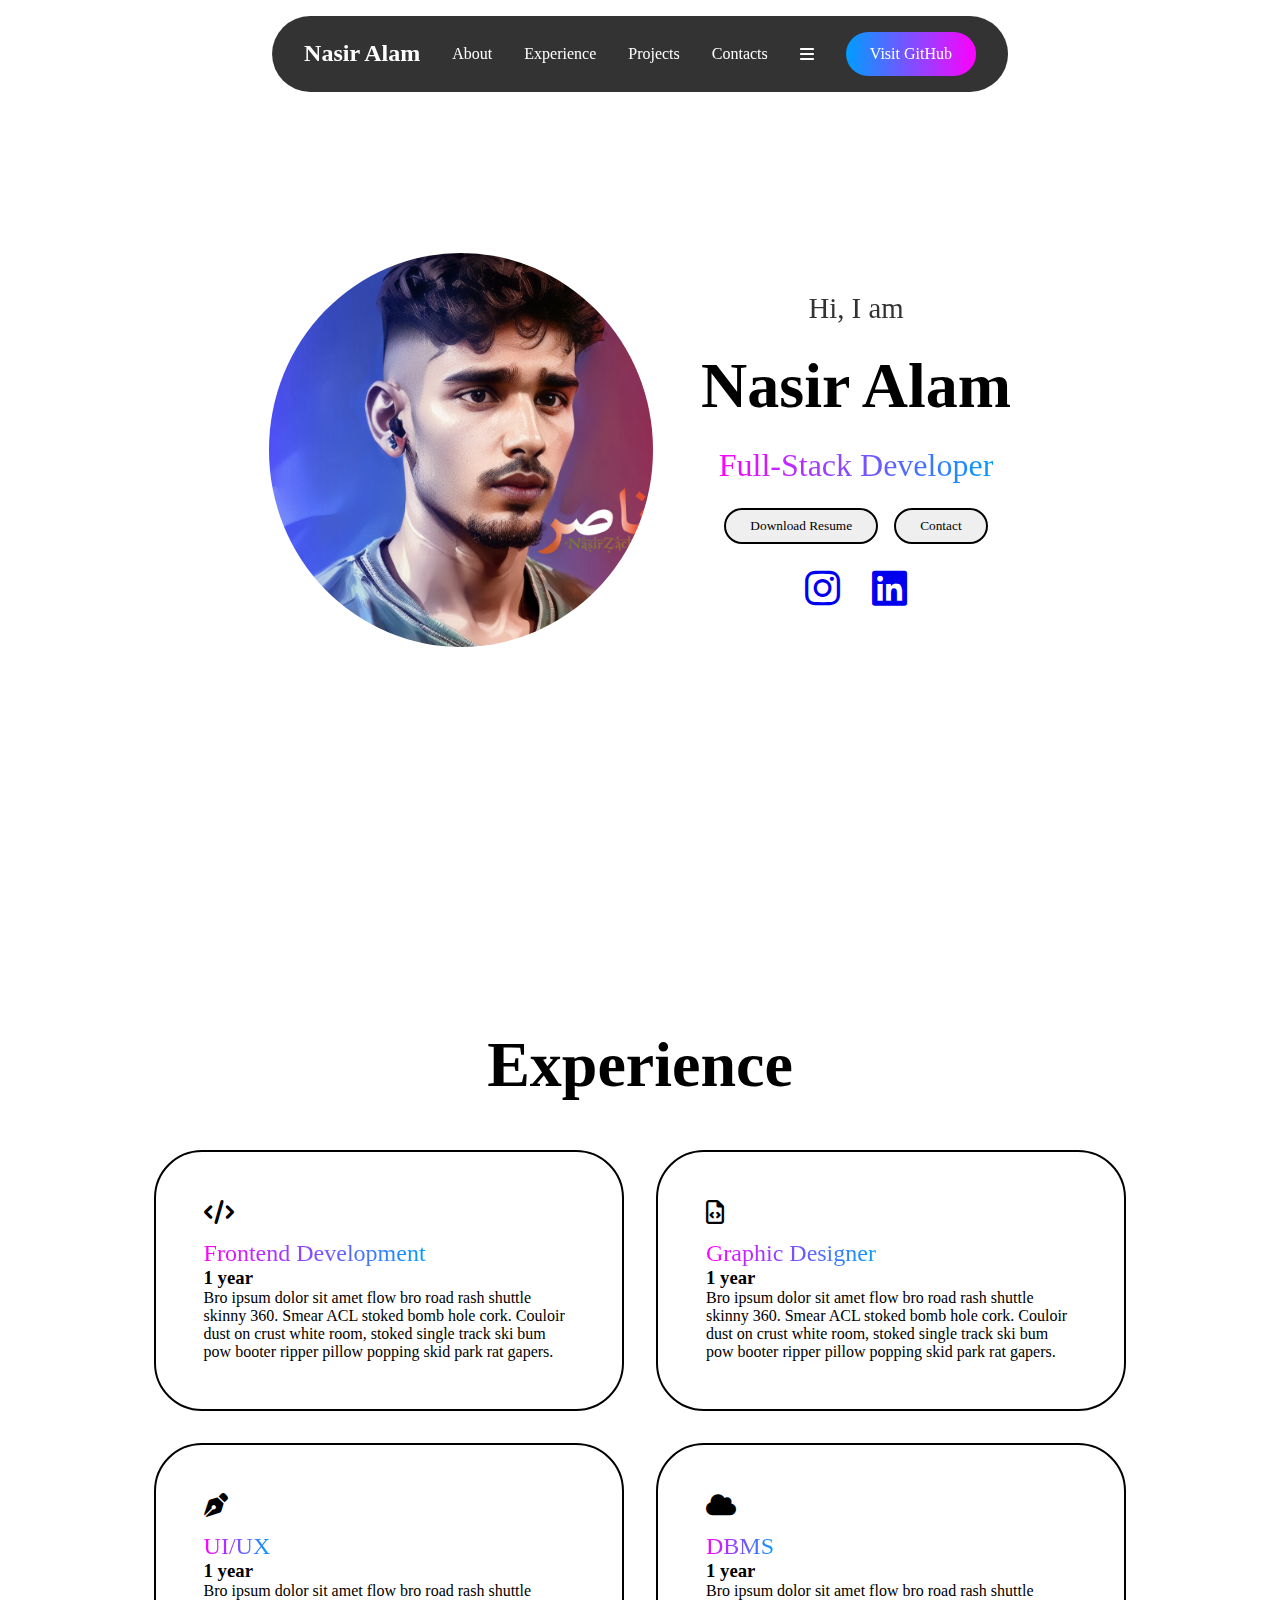
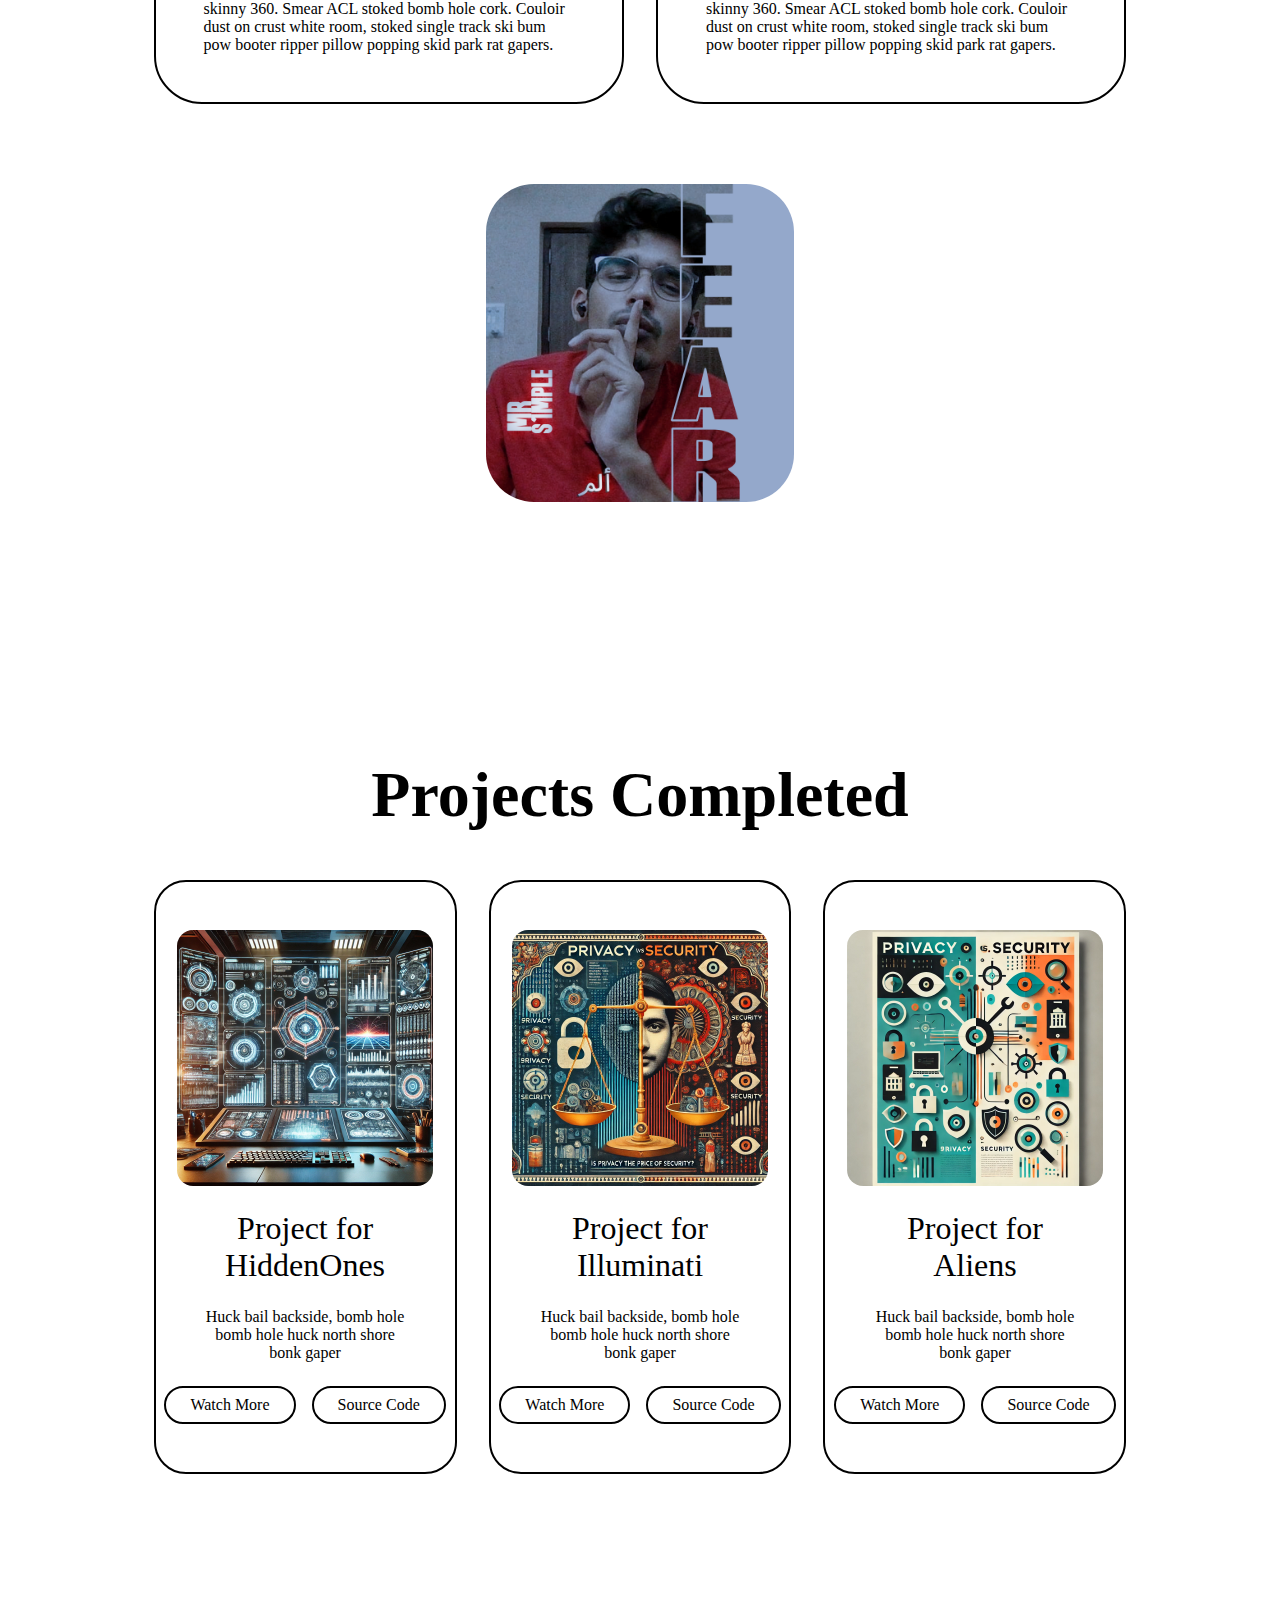
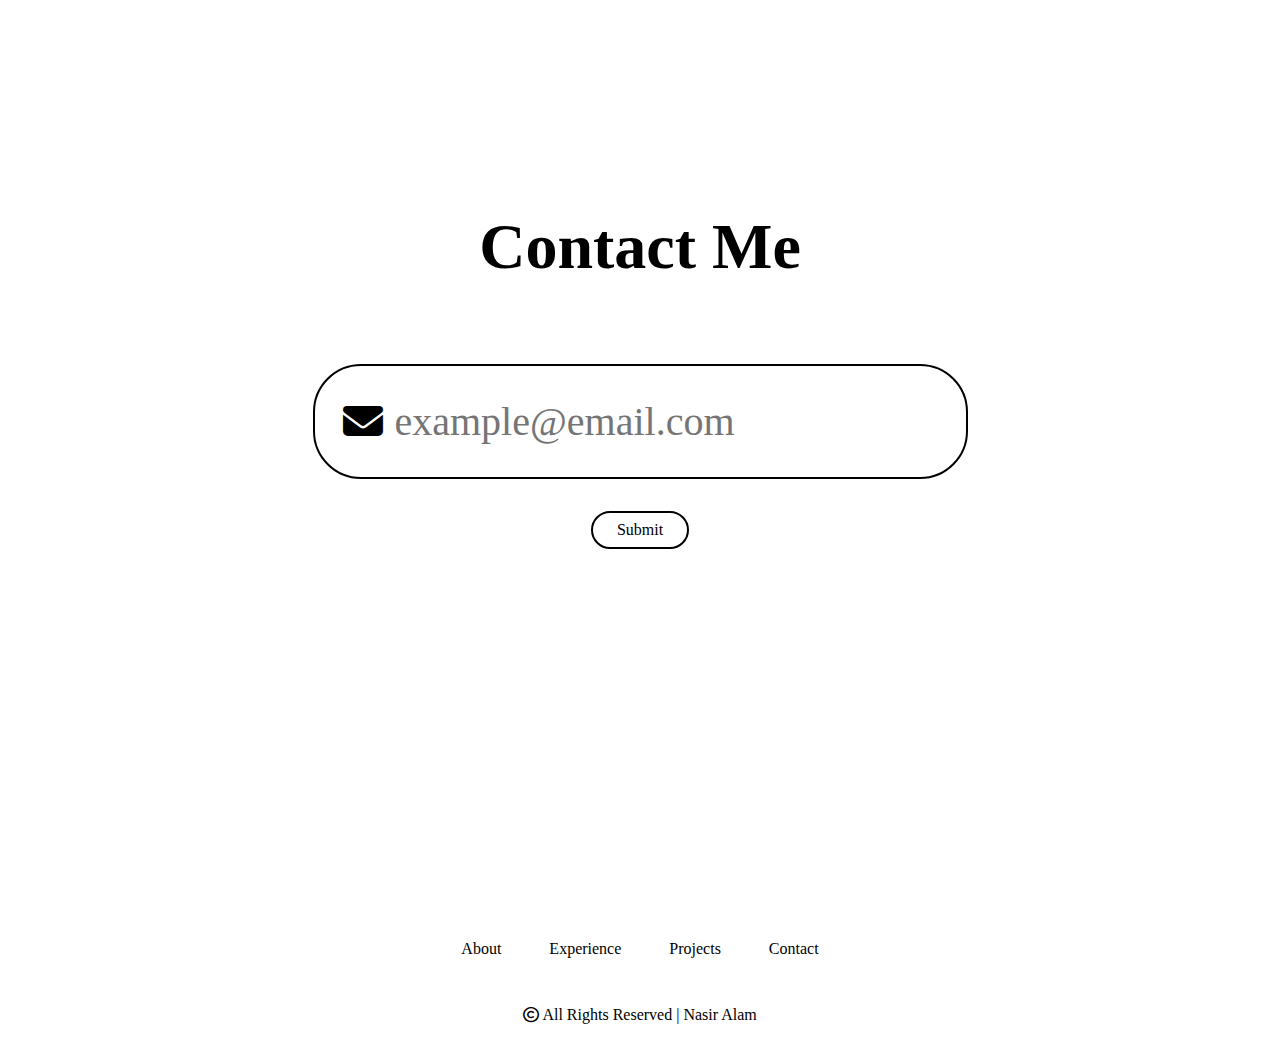
<file: index.html>
<!DOCTYPE html>
<html lang="en">
<head>
    <meta charset="UTF-8">
    <meta name="viewport" content="width=device-width, initial-scale=1.0">
    <title>Portfolio Website</title>
    <link rel="stylesheet" href="./style.css">
    <link rel="stylesheet" href="https://cdnjs.cloudflare.com/ajax/libs/font-awesome/6.7.2/css/all.min.css">
</head>
<body>
    <header class="header">
        <a href="#" class="logo"><span>Nasir Alam</span></a>
        <ul class="nav-links">
            <li><a href="about.html">About</a></li>
            <li><a href="#experience">Experience</a></li>
            <li><a href="#project">Projects</a></li>
            <li><a href="#contact">Contacts</a></li>
        </ul>
        <i class="fa-solid fa-bars" id="menu-icons"></i>
        <button class="visit-btn" aria-label="Visit GitHub">Visit GitHub</button>
    </header>

    <section id="about" class="about">
        <div class="about-container">
            <img src="./assest/main.jpg" alt="Profile Picture" />
            <div class="info-box">
                <h3>Hi, I am</h3>
                <h1>Nasir Alam</h1>
                <span>Full-Stack Developer</span>
                <div class="btn-group">
                    <button class="btn">Download Resume</button>
                    <button class="btn">Contact</button>
                </div>
                <div class="socials">
                    <a href="https://www.instagram.com/na_sir_zacker?igsh=M3JicHlyb2E5cmZ3 " target="_blank" aria-label="Instagram">
                        <i class="fa-brands fa-instagram"></i>
                    </a>
                    <a href="https://www.linkedin.com/in/md-nasir-alam-a95a88327?utm_
                    source=share&utm_campaign=share_via&utm_content=profile&utm_medium=android_app " target="_blank" aria-label="LinkedIn">
                        <i class="fa-brands fa-linkedin"></i>
                    </a>
                </div>
            </div>
        </div>
    </section>

    <section id="experience" class="experience">
        <h2 class="section-title">Experience</h2>

        <div class="experience-info">

            <div class="grid">
                <div class="grid-card">
                    <i class="fa-solid fa-code"></i>
                    <span>Frontend Development</span>
                    <h3>1 year</h3>
                    <p>Bro ipsum dolor sit amet flow bro road rash shuttle skinny 360. Smear ACL stoked bomb hole cork. Couloir dust on crust white room, 
                    stoked single track ski bum pow booter ripper pillow popping skid park rat gapers.</p>
                </div>

                <div class="grid-card">
                    <i class="fa-regular fa-file-code"></i>
                    <span>Graphic Designer</span>
                    <h3>1 year</h3>
                    <p>Bro ipsum dolor sit amet flow bro road rash shuttle skinny 360. Smear ACL stoked bomb hole cork. Couloir dust on crust white room, 
                    stoked single track ski bum pow booter ripper pillow popping skid park rat gapers.</p>
                </div>

                <div class="grid-card">
                    <i class="fa-solid fa-pen-nib"></i>
                    <span>UI/UX</span>
                    <h3>1 year</h3>
                    <p>Bro ipsum dolor sit amet flow bro road rash shuttle skinny 360. Smear ACL stoked bomb hole cork. Couloir dust on crust white room, 
                    stoked single track ski bum pow booter ripper pillow popping skid park rat gapers.</p>
                </div>

                <div class="grid-card">
                    <i class="fa-solid fa-cloud"></i>
                    <span>DBMS</span>
                    <h3>1 year</h3>
                    <p>Bro ipsum dolor sit amet flow bro road rash shuttle skinny 360. Smear ACL stoked bomb hole cork. Couloir dust on crust white room, 
                    stoked single track ski bum pow booter ripper pillow popping skid park rat gapers.</p>
                </div>
            </div>
            <img src="./assest/main2.jpg" />

        </div>
    </section>

    <section id="project" class="project">
        <h2 class="section-title">Projects Completed</h2>

        <div class="projects-grid">

            <div class="project-card">
                <img src="./assest/r1.webp" alt="" />
                <h3>Project for HiddenOnes</h3>
                <p>Huck bail backside, bomb hole bomb hole huck north shore bonk gaper</p>
                <div class="btn-group">
                    <div class="btn">Watch More</div>
                    <div class="btn">Source Code</div>
                </div>
            </div>

            <div class="project-card">
                <img src="./assest/r2.webp" alt="" />
                <h3>Project for Illuminati</h3>
                <p>Huck bail backside, bomb hole bomb hole huck north shore bonk gaper</p>
                <div class="btn-group">
                    <div class="btn">Watch More</div>
                    <div class="btn">Source Code</div>
                </div>
            </div>

            <div class="project-card">
                <img src="./assest/r3.webp" alt="" />
                <h3>Project for Aliens</h3>
                <p>Huck bail backside, bomb hole bomb hole huck north shore bonk gaper</p>
                <div class="btn-group">
                    <div class="btn">Watch More</div>
                    <div class="btn">Source Code</div>
                </div>
            </div>
        </div>
    </section>

    <section id="contact" class="contact">
        <div class="input-box">

            <h2 class="section-title">Contact Me</h2>
            <div class="input">
                <input type="text" placeholder="example@email.com">
                <i class="fa-solid fa-envelope"></i>
            </div>
            <div class="btn">Submit</div>
        </div>
    </section>
    <footer>
        <ul>
            <li>
                <a href="#about">About</a>
            </li>
            <li>
                <a href="#experience">Experience</a>
            </li>
            <li>
                <a href="#project">Projects</a>
            </li>
            <li>
                <a href="#contact">Contact</a>
            </li>
        </ul>
        <p class="copyright"><i class="fa-regular fa-copyright"></i> All Rights Reserved | Nasir Alam</p>
        
    </footer>


    

    <script src="./script.js"></script>
</body>
</html>
</file>
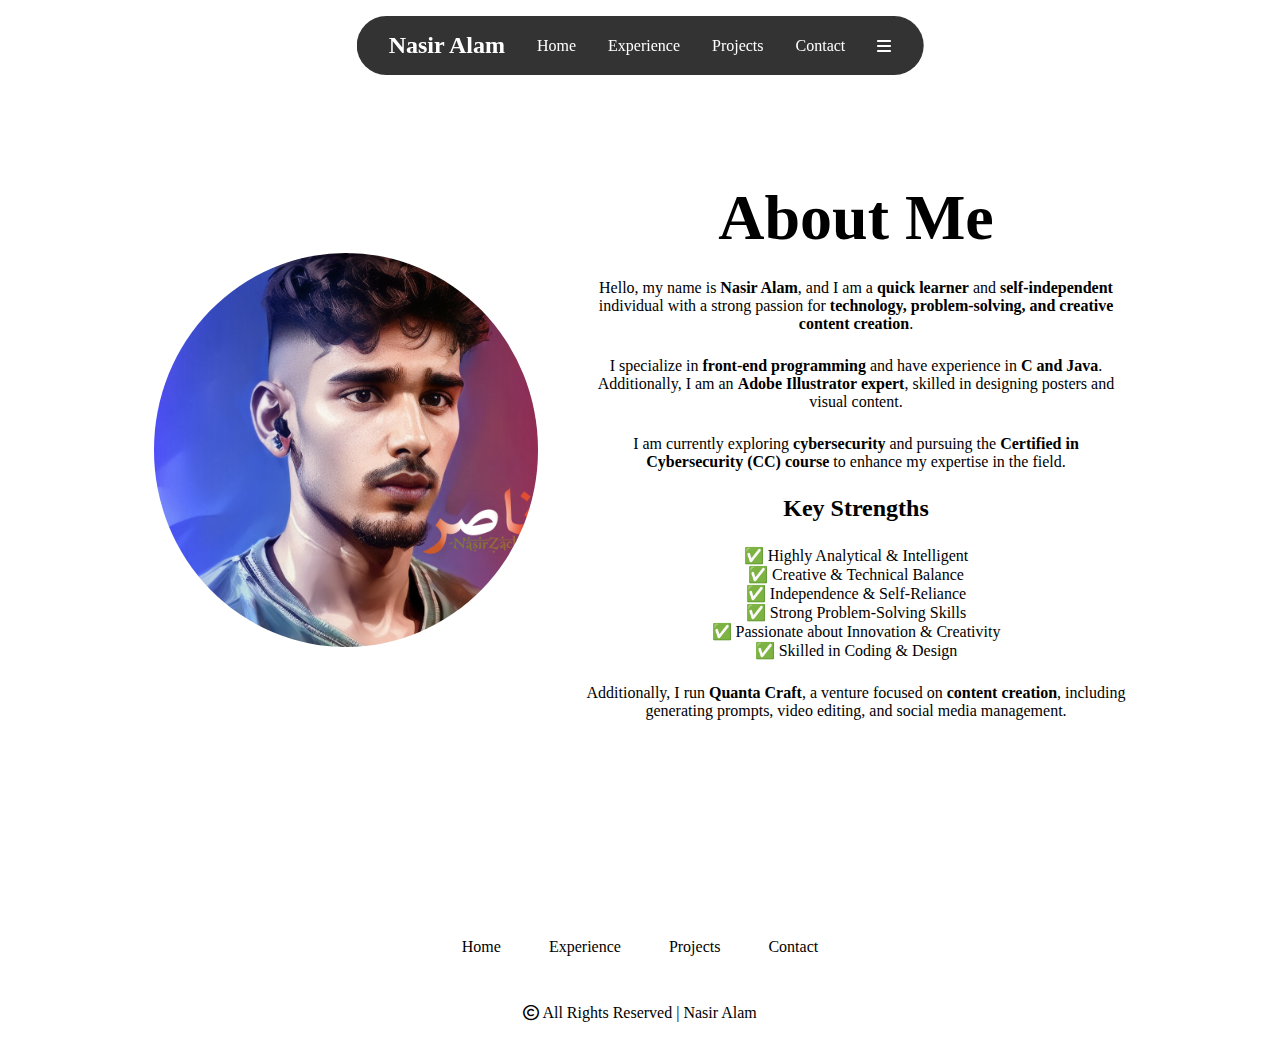
<file: about.html>
<!DOCTYPE html>
<html lang="en">
<head>
    <meta charset="UTF-8">
    <meta name="viewport" content="width=device-width, initial-scale=1.0">
    <title>About Me - Nasir Alam</title>
    <link rel="stylesheet" href="./style.css">
    <link rel="stylesheet" href="https://cdnjs.cloudflare.com/ajax/libs/font-awesome/6.7.2/css/all.min.css">
</head>
<body>
    <header class="header">
        <a href="#" class="logo"><span>Nasir Alam</span></a>
        <ul class="nav-links">
            <li><a href="index.html">Home</a></li>
            <li><a href="experience.html">Experience</a></li>
            <li><a href="projects.html">Projects</a></li>
            <li><a href="contact.html">Contact</a></li>
        </ul>
        <i class="fa-solid fa-bars" id="menu-icons"></i>
    </header>

    <section id="about" class="about">
        <div class="about-container">
            <img src="./assest/main.jpg" alt="Profile Picture" />
            <div class="info-box">
                <h1>About Me</h1>
                <p>
                    Hello, my name is <strong>Nasir Alam</strong>, and I am a <strong>quick learner</strong> and <strong>self-independent</strong> individual with a strong passion for <strong>technology, problem-solving, and creative content creation</strong>.
                </p>
                <p>
                    I specialize in <strong>front-end programming</strong> and have experience in <strong>C and Java</strong>. Additionally, I am an <strong>Adobe Illustrator expert</strong>, skilled in designing posters and visual content.
                </p>
                <p>
                    I am currently exploring <strong>cybersecurity</strong> and pursuing the <strong>Certified in Cybersecurity (CC) course</strong> to enhance my expertise in the field.
                </p>
                <h2>Key Strengths</h2>
                <ul>
                    <li>✅ Highly Analytical & Intelligent</li>
                    <li>✅ Creative & Technical Balance</li>
                    <li>✅ Independence & Self-Reliance</li>
                    <li>✅ Strong Problem-Solving Skills</li>
                    <li>✅ Passionate about Innovation & Creativity</li>
                    <li>✅ Skilled in Coding & Design</li>
                </ul>
                <p>
                    Additionally, I run <strong>Quanta Craft</strong>, a venture focused on <strong>content creation</strong>, including generating prompts, video editing, and social media management.
                </p>
            </div>
        </div>
    </section>

    <footer>
        <ul>
            <li><a href="index.html">Home</a></li>
            <li><a href="experience.html">Experience</a></li>
            <li><a href="projects.html">Projects</a></li>
            <li><a href="contact.html">Contact</a></li>
        </ul>
        <p class="copyright"><i class="fa-regular fa-copyright"></i> All Rights Reserved | Nasir Alam</p>
    </footer>

    <script src="./script.js"></script>
</body>
</html>
</file>
<file: style.css>
* {
    margin: 0;
    padding: 0;
    box-sizing: border-box;
    font-family: Georgia, 'Times New Roman', Times, serif;
    text-decoration: none;
    scroll-behavior: smooth;
    list-style: none;
}
header {
    position: fixed;
    top: 1rem;
    left: 50%;
    transform: translate(-50%);
    display: flex;
    align-items: center;
    justify-content: center;
    gap: 5rem;
    background-color: rgba(0, 0, 0, 0.8);
    backdrop-filter: blur(8px);
    color: white;
    padding: 0.5rem 1.5rem;
    border-radius: 3rem;
    z-index: 1000;
}
.logo {
    color: white;
    font-size: 1.5rem;
    font-weight: 600;
    white-space: nowrap;
    transition: 0.3s ease-in-out;
}
.logo:hover {
    transform: scale(1.1);
}
.nav-links {
    display: flex;
    gap: 2rem;
}
li a {
    position: relative;
    color: white;
    font-weight: 300;
}
li a::before {
    position: absolute;
    content: '';
    width: 0;
    left: 0;
    height: 5px;
    top: 25px;
    background: linear-gradient(to right, rgb(0,157,255), rgb(255,0,255));
    transition: width 0.3s ease-in-out;
}
li a:hover::before {
    width: 100%;
}
.visit-btn {
    padding: 0.8rem 1.5rem;
    border-radius: 3rem;
    border: none;
    font-weight: 500;
    font-size: 1rem;
    color: white;
    cursor: pointer;
    white-space: nowrap;
    transition: 0.3s ease-in-out;
    background: linear-gradient(to right, rgb(0,157,255), rgb(255,0,255));
}
.visit-btn:hover {
    background: linear-gradient(to right, rgb(255,0,255), rgb(0,157,255));
    transform: scale(1.03);
}
#menu-icon {
    font-size: 2rem;
    display: none;
    cursor: pointer;
}
section {
    min-height: 100vh;
    padding: 8rem 12%;
    width: 100%;
    position: relative;
}
.about {
    display: flex;
    align-items: center;
    justify-content: center;
}
.about .about-container {
    display: flex;
    align-items: center;
    justify-content: center;
    gap: 10rem;
}
.about img {
    width: 30vw;
    border-radius: 50%;
}
.info-box {
    display: flex;
    flex-direction: column;
    text-align: center;
    align-items: center;
    justify-content: center;
    gap: 1.5rem;
}
.info-box h3 {
    font-size: 1.8rem;
    font-weight: 500;
    opacity: 0.8;
}
.info-box h1 {
    font-size: 4rem;
    font-weight: 600;
}
.info-box span {
    background: linear-gradient(to right, rgb(255,0,255), rgb(0,157,255));
    background-clip: text;
    color: transparent;
    font-size: 2rem;
}
.btn-group {
    display: flex;
    gap: 1rem;
}
.btn {
    border-radius: 3rem;
    padding: 0.5rem 1.5rem;
    border: 2px solid black;
    cursor: pointer;
    font-weight: 500;
    white-space: nowrap;
    transition: 0.2s ease-in-out;
}
.btn:hover {
    background-color: black;
    color: white;
}
.socials {
    display: flex;
    gap: 2rem;
}
.socials i {
    font-size: 2.5rem;
    cursor: pointer;
    transition: transform 0.2s ease-in-out;
}
.socials i:hover {
    transform: scale(1.1);
}

/* Responsive Design */
@media (max-width: 768px) {
    .nav-links {
        display: none;
    }
    #menu-icon {
        display: block;
    }
    header {
        gap: 2rem;
    }
}
.section-title{
    text-align: center;
    font-size: 4rem;
    font-weight: 600;
    margin-bottom: 3rem;
}
.experience-info{
    display: flex;
    align-items: center;
    justify-content: center;
    gap: 5rem;
}
.experience img{
    width: 24vw;
    border-radius: 3rem;
}
.grid{
    display: grid;
    grid-template-columns: repeat(2,1fr);
    gap: 2rem;
}
.grid-card{
    border: 2px solid black;
    border-radius: 3rem;
    padding: 3rem;
    display: flex;
    flex-direction: column;
    align-items: baseline;
    justify-content: left;
    cursor: pointer;
    transition: 0.2s ease-in-out;
}
.grid-card:hover{
    transform: scale(1.03);
    background-color: black;
    color: whitesmoke;

}
.grid-card i{
    font-size: 1.5rem;
    margin-bottom: 1rem;
}
.grid-card span{
    font-size: 1.5rem;
    font-weight: 500;
    background: linear-gradient(to right, rgb(255,0,255), rgb(0,157,255));
    background-clip: text;
    color: transparent;

}
/* Style the scrollbar track */
::-webkit-scrollbar {
    width: 20px; /* Adjust the width of the scrollbar */
}

::-webkit-scrollbar-track {
    background-color: grey; /* Set background color for the track */
}

/* Style the scrollbar thumb */
::-webkit-scrollbar-thumb {
    background: linear-gradient(to bottom, rgb(47, 0, 255), rgb(227, 12, 206)); /* Gradient for the thumb */
    border-radius: 5px; /* Optional: rounded corners for the thumb */
}
.projects-grid{
    display: grid;
    grid-template-columns: repeat(auto-fit,minmax(300px,1fr));
    gap: 2rem;
    
}

.project-card{
    padding: 3rem;
    display: flex;
    flex-direction: column;
    align-items: center;
    justify-content: center;
    text-align: center;
    gap: 1.5rem;
    border: 2px solid black;
    border-radius: 2rem;
    cursor: pointer;
    transition: 0.3s ease-in-out;
}
.project-card:hover{
    background-color: black;
    color: rgb(255, 255, 255);
    transform: translateY(-10px)scale(1.05);
}
.project-card:hover .btn{
    border: 2px solid rgb(255, 255, 255);
    color: rgb(255, 255, 255);
}
.project-card img{
    width: 20vw;
    border-radius: 1rem;
}
.project-card:hover .btn:hover{
    border: 2px solid white;
    background-color: white;
    color: black;
}
.project-card h3{
    font-size: 2rem;
    font-weight: 500;
}
.input-box{
    display: flex;
    flex-direction: column;
    align-items: center;
    justify-content: center;
    text-align: center;
    gap: 2rem;
    margin-top: 5rem;
}
.input-box input{   
    border-radius: 3rem;
    border: 2px solid black;
    padding: 2rem 8rem;
    font-size: 3rem;
}
.input-box input::placeholder{
    font-size: 3rem;
}
.input{
    position: relative;
}
.input i{
    position: absolute;
    font-size: 4rem;
    top: 50%;
    left: 10px;
    transform: translate(50%, -50%);
}
footer{
    bottom: 0;
    left: 0;
    height: 10rem;
    width: 100%;
    display: flex;
    flex-direction: column;
    gap: 1rem;
    align-items: center;
    justify-content: center;
}
footer ul{
    display: flex;
    align-items: center;
    gap: 3rem;

}
footer ul li a{
    color: black;
    font-weight: 500;

}
.copyright{
    font-size: 300;
    margin-top: 2rem;
}
@media(max-width:1280px){
    header{
        padding: 1rem 2rem;
        gap: 2rem;
    }
    .about .about-container{
        gap: 3rem;
    }
    .experience-info{
        flex-direction: column;
    }
    .input-box input{
        padding: 2rem 5rem;
        font-size: 2.5rem;
    }
    .input input::placeholder{
        font-size: 2.5rem;
    }
    .input-box i{
        font-size: 2.5rem;
    }


}
@media(max-width:768px){
    header{
        padding: 1rem 1rem;
        gap: 1rem;
    }
    header.logo{
        font-size: 1rem;
    }
    header .visit-btn{
        display: none;
    }
    .about-container{
        flex-direction: column;
    }
    .input-box input{
        padding: 1rem 1rem;
        font-size: 1.8rem;
    }
    .input input::placeholder{
        font-size: 1.5rem;
    }
    .input-box i{
        display: none;
    }
    .grid{
        grid-template-columns: repeat(1,1fr);
    }
    .experience-info img{
        width: 70vw;
    }
}
@media(max-width:600px){
    header #menu-icon{
        display: block;
    }
    .nav-links{
        position: absolute;
        top: 100%;
        margin-top: 1rem;
        width: 100%;
        padding: 1rem;
        color: white;
        display: flex;
        flex-direction: column;
        text-align: center;
        background-color: rgba(0,  0, 0, 0.9);
        border-radius: 3rem;
        display: none;

    }
    .nav-links li{
        margin-top: 1.5rem;
        padding: 1rem;

    }
    .nav-links.active{
        display: block;
    }
    header{
        padding: 1rem 1.5rem;
        gap: 8rem;
    }
    header.logo{
        font-size: 1.5rem;
    }
    .about-container img{
        width: 80vw;
    }
    .input-box input{
        padding: 0.5rem 3rem;
        width: 80%;
        font-size: 1.5rem;
    }
    .input-box input::placeholder{
        font-size: 1.5rem;
    }
    footer{
        gap: 1rem;
    }
}
</file>
